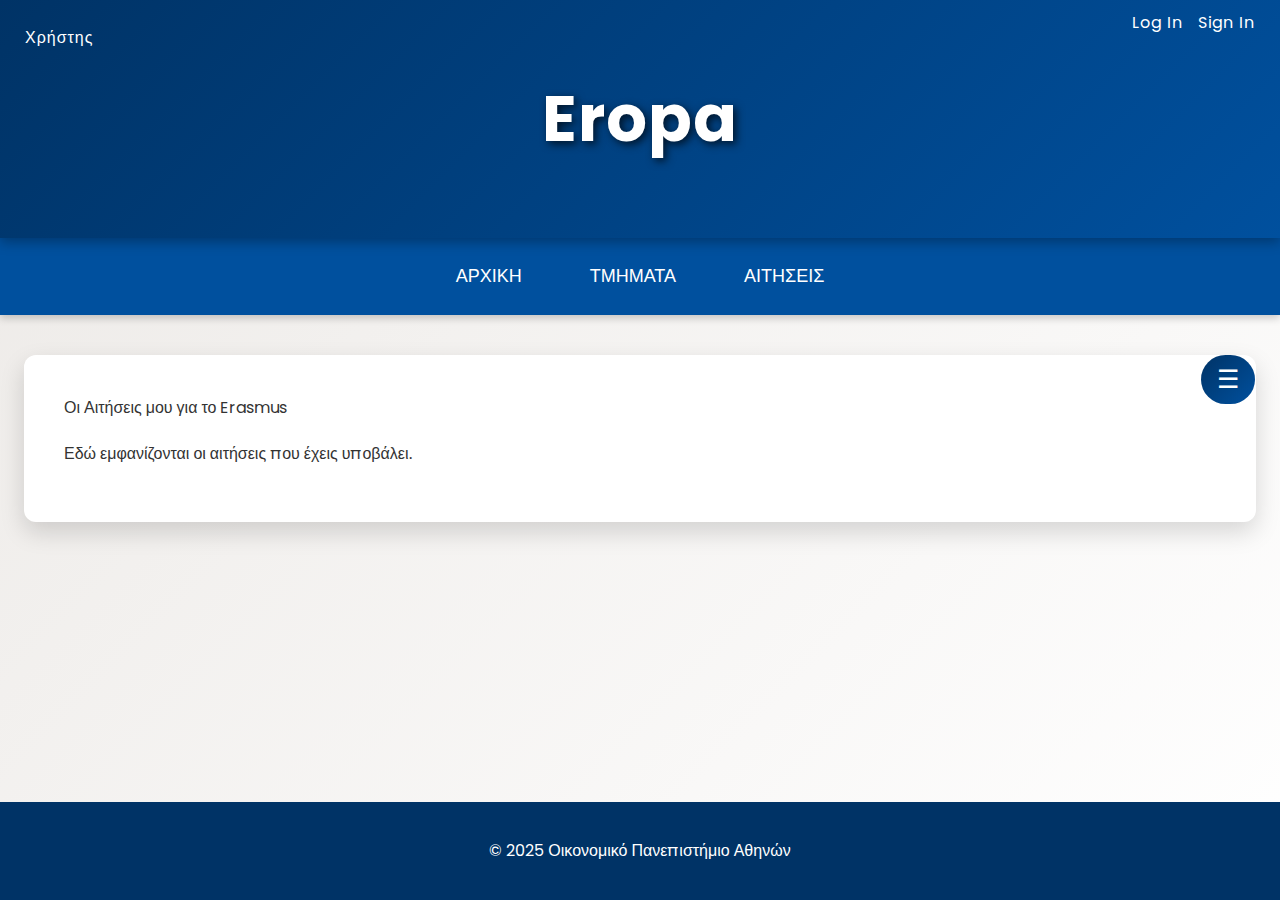
<file: src/main/resources/templates/applications.html>
<!DOCTYPE html>
<html lang="el"
      xmlns:th="http://www.thymeleaf.org"
      xmlns:sec="http://www.thymeleaf.org/extras/spring-security">
<head>
  <meta charset="UTF-8">
  <meta name="viewport" content="width=device-width, initial-scale=1.0">
  <!-- Meta tags για CSRF (θα αντικατασταθούν από το Thymeleaf) -->
  <meta name="_csrf" th:content="${_csrf.token}"/>
  <meta name="_csrf_header" th:content="${_csrf.headerName}"/>
  <title>ΟΠΑ - ERASMUS | Αιτήσεις</title>
  <!-- Google Fonts -->
  <link href="https://fonts.googleapis.com/css?family=Poppins:300,400,500,600&display=swap" rel="stylesheet">
  <!-- Εξωτερικό αρχείο CSS (styles.css πρέπει να βρίσκεται στο src/main/resources/static/css) -->
  <link rel="stylesheet" th:href="@{/css/styles.css}">
  <style>
    /* Επιπλέον styling για τον τίτλο */
    .header-title {
      font-size: 64px;
      font-weight: bold;
      color: #fff;
      text-shadow: 3px 3px 8px rgba(0, 0, 0, 0.7);
      animation: fadeInZoom 1.5s ease-out;
      transition: transform 0.3s ease;
    }
    .header-title:hover {
      transform: scale(1.05);
    }
    @keyframes fadeInZoom {
      0% { opacity: 0; transform: scale(0.8); }
      100% { opacity: 1; transform: scale(1); }
    }
    
    /* ========== Βασικό Styling ========== */
    body {
      font-family: 'Poppins', sans-serif;
      margin: 0;
      padding: 0;
      background: linear-gradient(135deg, #ece9e6, #ffffff);
      color: #333;
      display: flex;
      flex-direction: column;
      min-height: 100vh;
      line-height: 1.6;
      transition: background 0.5s ease;
    }
    header {
      background: linear-gradient(135deg, #003366, #00509e);
      color: #fff;
      padding: 25px 15px;
      text-align: center;
      font-size: 36px;
      box-shadow: 0 4px 12px rgba(0,0,0,0.3);
      letter-spacing: 1px;
      position: relative;
    }
    .auth-links {
      position: absolute;
      top: 10px;
      right: 15px;
      font-size: 16px;
    }
    .auth-links a {
      color: #fff;
      text-decoration: none;
      margin-right: 10px;
    }
    /* Εμφάνιση του username πάνω αριστερά */
    .profile-info {
      position: absolute;
      top: 25px;
      left: 25px;
      font-size: 16px;
    }
    .profile-info a {
      color: #fff;
      text-decoration: none;
    }
    nav {
      background-color: #00509e;
      display: flex;
      justify-content: center;
      align-items: center;
      padding: 12px;
      box-shadow: 0 3px 8px rgba(0,0,0,0.2);
    }
    .nav-item {
      color: #fff;
      text-decoration: none;
      padding: 12px 24px;
      margin: 0 10px;
      font-size: 18px;
      border-radius: 30px;
      transition: background-color 0.3s ease, transform 0.3s ease;
    }
    .nav-item:hover {
      background-color: #0073e6;
      transform: scale(1.05);
    }
    .dropdown {
      position: relative;
      display: inline-block;
    }
    .dropdown-content {
      display: none;
      position: absolute;
      background-color: #fff;
      min-width: 260px;
      box-shadow: 0 6px 12px rgba(0,0,0,0.2);
      z-index: 1;
      left: 0;
      top: 100%;
      border-radius: 6px;
      overflow: hidden;
      animation: fadeIn 0.3s ease;
    }
    .dropdown-content a {
      color: #003366;
      padding: 14px 20px;
      display: block;
      text-decoration: none;
      transition: background-color 0.3s ease;
    }
    .dropdown-content a:hover {
      background-color: #eaf2ff;
    }
    .dropdown:hover .dropdown-content {
      display: block;
    }
    .container {
      width: 90%;
      max-width: 1200px;
      margin: 40px auto;
      padding: 40px;
      background: #fff;
      border-radius: 12px;
      box-shadow: 0 10px 25px rgba(0,0,0,0.15);
      animation: fadeIn 0.5s ease;
    }
    /* Styling για το περιεχόμενο αιτήσεων */
    .applications-content {
      margin-top: 20px;
    }
    /* Styling για τα modals */
    #forumModalOverlay, #infoModalOverlay, #profileModalOverlay {
      position: fixed;
      top: 0;
      left: 0;
      width: 100%;
      height: 100%;
      background: rgba(0, 0, 0, 0.5);
      z-index: 999;
      display: none;
    }
    #forumModal, #infoModal, #profileModal {
      position: fixed;
      top: 50%;
      left: 50%;
      transform: translate(-50%, -50%);
      background: #fff;
      padding: 30px;
      border-radius: 12px;
      box-shadow: 0 10px 25px rgba(0,0,0,0.3);
      z-index: 1000;
      display: none;
      width: 90%;
      max-width: 600px;
    }
    /* Sidebar όπως στο index (ακριβώς ίδιο) */
    #mySidebar {
      height: 100%;
      width: 0;
      position: fixed;
      top: 0;
      right: 0;
      background-color: #f9f9f9;
      box-shadow: -3px 0 10px rgba(0,0,0,0.2);
      overflow-x: hidden;
      transition: 0.3s;
      padding-top: 60px;
      z-index: 999;
    }
    #mySidebar.open {
      width: 320px;
    }
    .closebtn {
      position: absolute;
      top: 20px;
      right: 25px;
      font-size: 36px;
      text-decoration: none;
      color: #333;
      cursor: pointer;
    }
    .openbtn {
      position: fixed;
      top: 355px;
      right: 25px;
      background: linear-gradient(135deg, #003366, #00509e);
      color: #fff;
      padding: 10px 16px;
      font-size: 25px;
      border: none;
      border-radius: 25px;
      cursor: pointer;
      z-index: 800;
    }
    .openbtn:hover {
      background-color: #0073e6;
    }
    /* Στυλ για το ημερολόγιο στο Sidebar */
    .calendar-container {
      text-align: center;
      padding: 20px;
    }
    .calendar-title {
      font-size: 24px;
      margin-bottom: 10px;
      color: #003366;
    }
    table.calendar {
      margin: 0 auto;
      border-collapse: collapse;
      width: 90%;
      max-width: 250px;
    }
    table.calendar th {
      background-color: #0073e6;
      color: #fff;
      padding: 5px;
      text-align: center;
    }
    table.calendar td {
      border: 1px solid #ddd;
      text-align: center;
      padding: 8px;
      cursor: pointer;
    }
    table.calendar td:hover {
      background-color: #f0f0f0;
    }
    /* Επιλογές στο Sidebar */
    .sidebar-buttons {
      padding: 20px;
      text-align: center;
    }
    .sidebar-buttons button {
      display: block;
      margin: 10px auto;
      width: 90%;
      padding: 10px;
      font-size: 16px;
      border: none;
      border-radius: 25px;
      background-color: #00509e;
      color: #fff;
      cursor: pointer;
      transition: background-color 0.3s ease, transform 0.3s ease;
    }
    .sidebar-buttons button:hover {
      background-color: #0073e6;
      transform: scale(1.02);
    }
    
    footer {
      text-align: center;
      padding: 20px 0;
      background: #003366;
      color: #fff;
      margin-top: auto;
      font-size: 16px;
    }
  </style>
</head>
<body onload="showApplications()">
  <header>
    <!-- Αν δεν είναι συνδεδεμένος ο χρήστης -->
    <div class="auth-links" sec:authorize="!isAuthenticated()">
      <a th:href="@{/login}">Log In</a>
      <a th:href="@{/register}">Sign In</a>
    </div>
    <!-- Εάν ο χρήστης είναι συνδεδεμένος, εμφανίζεται το displayName (πάνω αριστερά) -->
    <div class="profile-info" sec:authorize="isAuthenticated()">
      <a th:href="@{/profile}" style="color: #fff; text-decoration: none;">
        <span sec:authentication="principal.displayName">Χρήστης</span>
      </a>
    </div>
    <h1 class="header-title">Eropa</h1>
    <!-- Κουμπί toggle του Sidebar -->
    <button class="openbtn" onclick="toggleSidebar()">☰</button>
  </header>
  
  <nav>
    <a th:href="@{/}" class="nav-item" onclick="showHome()">ΑΡΧΙΚΗ</a>
    <div class="dropdown">
      <a href="#" class="nav-item">ΤΜΗΜΑΤΑ</a>
      <div class="dropdown-content">
        <a href="#" onclick="showDepartment('Οικονομικής Επιστήμης')">Οικονομικής Επιστήμης</a>
        <a href="#" onclick="showDepartment('Διεθνών και Ευρωπαϊκών Οικονομικών Σπουδών')">Διεθνών και Ευρωπαϊκών Οικονομικών Σπουδών</a>
        <a href="#" onclick="showDepartment('Διοικητικής Επιστήμης και Τεχνολογίας')">Διοικητικής Επιστήμης και Τεχνολογίας</a>
        <a href="#" onclick="showDepartment('Οργάνωσης και Διοίκησης Επιχειρήσεων')">Οργάνωσης και Διοίκησης Επιχειρήσεων</a>
        <a href="#" onclick="showDepartment('Μάρκετινγκ και Επικοινωνίας')">Μάρκετινγκ και Επικοινωνίας</a>
        <a href="#" onclick="showDepartment('Στατιστικής')">Στατιστικής</a>
        <a href="#" onclick="showDepartment('Πληροφορικής')">Πληροφορικής</a>
      </div>
    </div>
    <a href="#" class="nav-item" onclick="showApplications()">ΑΙΤΗΣΕΙΣ</a>
  </nav>
  
  <!-- Container για το περιεχόμενο της σελίδας αιτήσεων -->
  <div class="container" id="content">
    <!-- Μπορείς να εμφανίσεις εδώ το header για τις αιτήσεις ή άλλο περιεχόμενο -->
    <div class="university-name">Οι Αιτήσεις μου για το Erasmus</div>
    <div class="applications-content">
      <p>Εδώ εμφανίζονται οι αιτήσεις που έχεις υποβάλει.</p>
      <!-- Πρόσθεσε πίνακα, λίστα ή φόρμα ανάλογα με τις ανάγκες σου -->
    </div>
  </div>
  
  <!-- Sidebar όπως στο index -->
  <div id="mySidebar" class="sidebar">
    <span class="closebtn" onclick="toggleSidebar()">&times;</span>
    <div class="calendar-container">
      <div class="calendar-title">March 2025</div>
      <table class="calendar">
        <thead>
          <tr>
            <th>M</th>
            <th>T</th>
            <th>W</th>
            <th>T</th>
            <th>F</th>
            <th>S</th>
            <th>S</th>
          </tr>
        </thead>
        <tbody>
          <tr>
            <td>1</td><td>2</td><td>3</td><td>4</td><td>5</td><td>6</td><td>7</td>
          </tr>
          <tr>
            <td>8</td><td>9</td><td>10</td><td>11</td><td>12</td><td>13</td><td>14</td>
          </tr>
          <tr>
            <td>15</td><td>16</td><td>17</td><td>18</td><td>19</td><td>20</td><td>21</td>
          </tr>
          <tr>
            <td>22</td><td>23</td><td>24</td><td>25</td><td>26</td><td>27</td><td>28</td>
          </tr>
          <tr>
            <td>29</td><td>30</td><td>31</td><td></td><td></td><td></td><td></td>
          </tr>
        </tbody>
      </table>
    </div>
    <div class="sidebar-buttons" style="padding:20px; text-align:center;">
      <button onclick="openProfileModal()" style="display:block; margin:10px auto; width:90%;">Το προφίλ μου</button>
      <button onclick="redirectToDeclarations()" style="display:block; margin:10px auto; width:90%;">Οι δηλώσεις μου</button>
      <button onclick="redirectToSettings()" style="display:block; margin:10px auto; width:90%;">Ρυθμίσεις</button>
      <button onclick="signOut()" style="display:block; margin:10px auto; width:90%;">Sign out</button>
    </div>
  </div>
  
  <footer>
    <p>&copy; 2025 Οικονομικό Πανεπιστήμιο Αθηνών</p>
  </footer>
  
  <script>
    // Ανάκτηση CSRF τιμών
    const csrfToken = document.querySelector('meta[name="_csrf"]').getAttribute("content");
    const csrfHeader = document.querySelector('meta[name="_csrf_header"]').getAttribute("content");
    
    // Dummy συνάρτηση φόρτωσης της σελίδας αιτήσεων
    function showApplications() {
      console.log("Σελίδα αιτήσεων φορτώθηκε");
      // Μπορείς να προσθέσεις επιπλέον λογική για την φόρτωση δεδομένων, αν χρειάζεται.
    }
    
    // Συνάρτηση για toggle του Sidebar (όπως στο index)
    function toggleSidebar() {
      const sidebar = document.getElementById("mySidebar");
      if (sidebar.classList.contains("open")) {
        sidebar.classList.remove("open");
      } else {
        sidebar.classList.add("open");
      }
    }
    
    // Dummy συναρτήσεις για τις μεταβάσεις και τα modals
    function showHome() { window.location.href = "/"; }
    function showDepartment(dept) { window.location.href = "/departments?department=" + encodeURIComponent(dept); }
    function redirectToDeclarations() { window.location.href = "/declarations"; }
    function redirectToSettings() { window.location.href = "/settings"; }
    function signOut() { window.location.href = "/login"; }
    
    function openProfileModal() {
      document.getElementById("profileModal").style.display = "block";
      document.getElementById("profileModalOverlay").style.display = "block";
    }
    function closeProfileModal() {
      document.getElementById("profileModal").style.display = "none";
      document.getElementById("profileModalOverlay").style.display = "none";
    }
  </script>
</body>
</html>
</file>
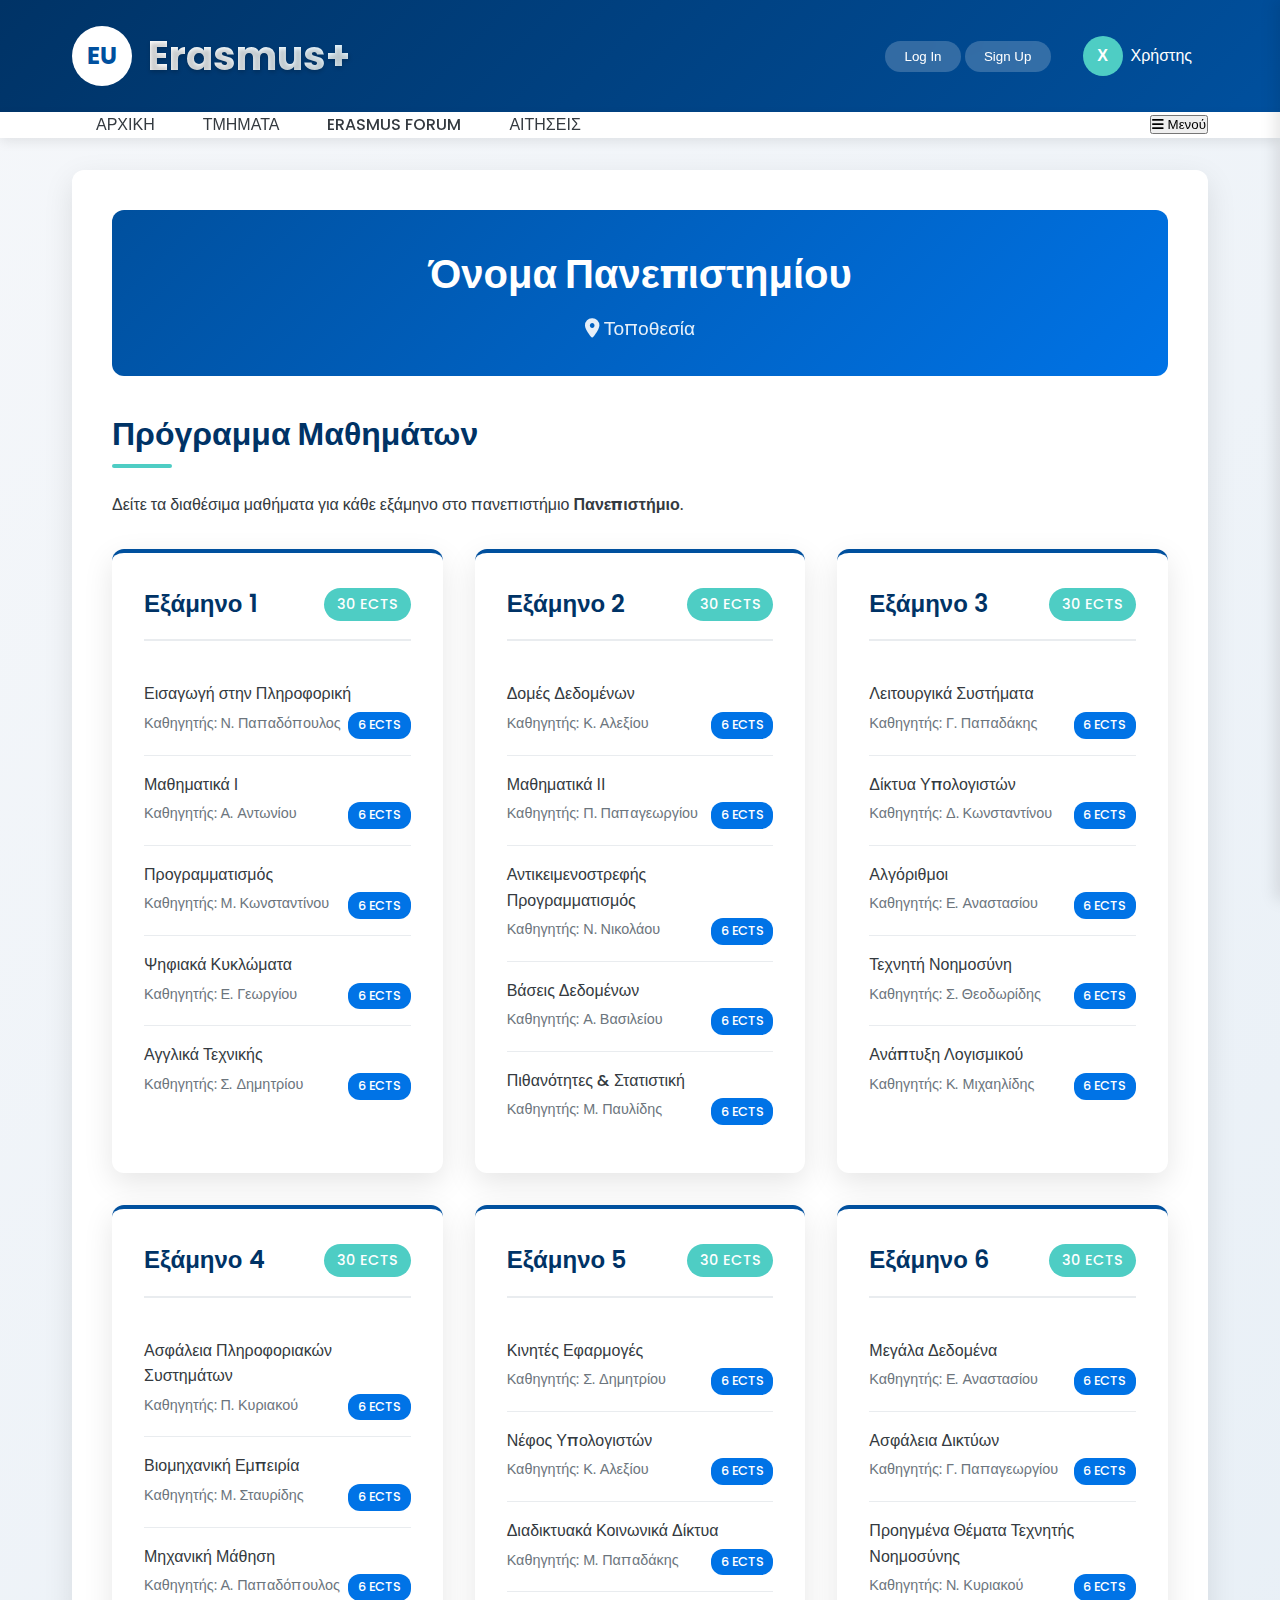
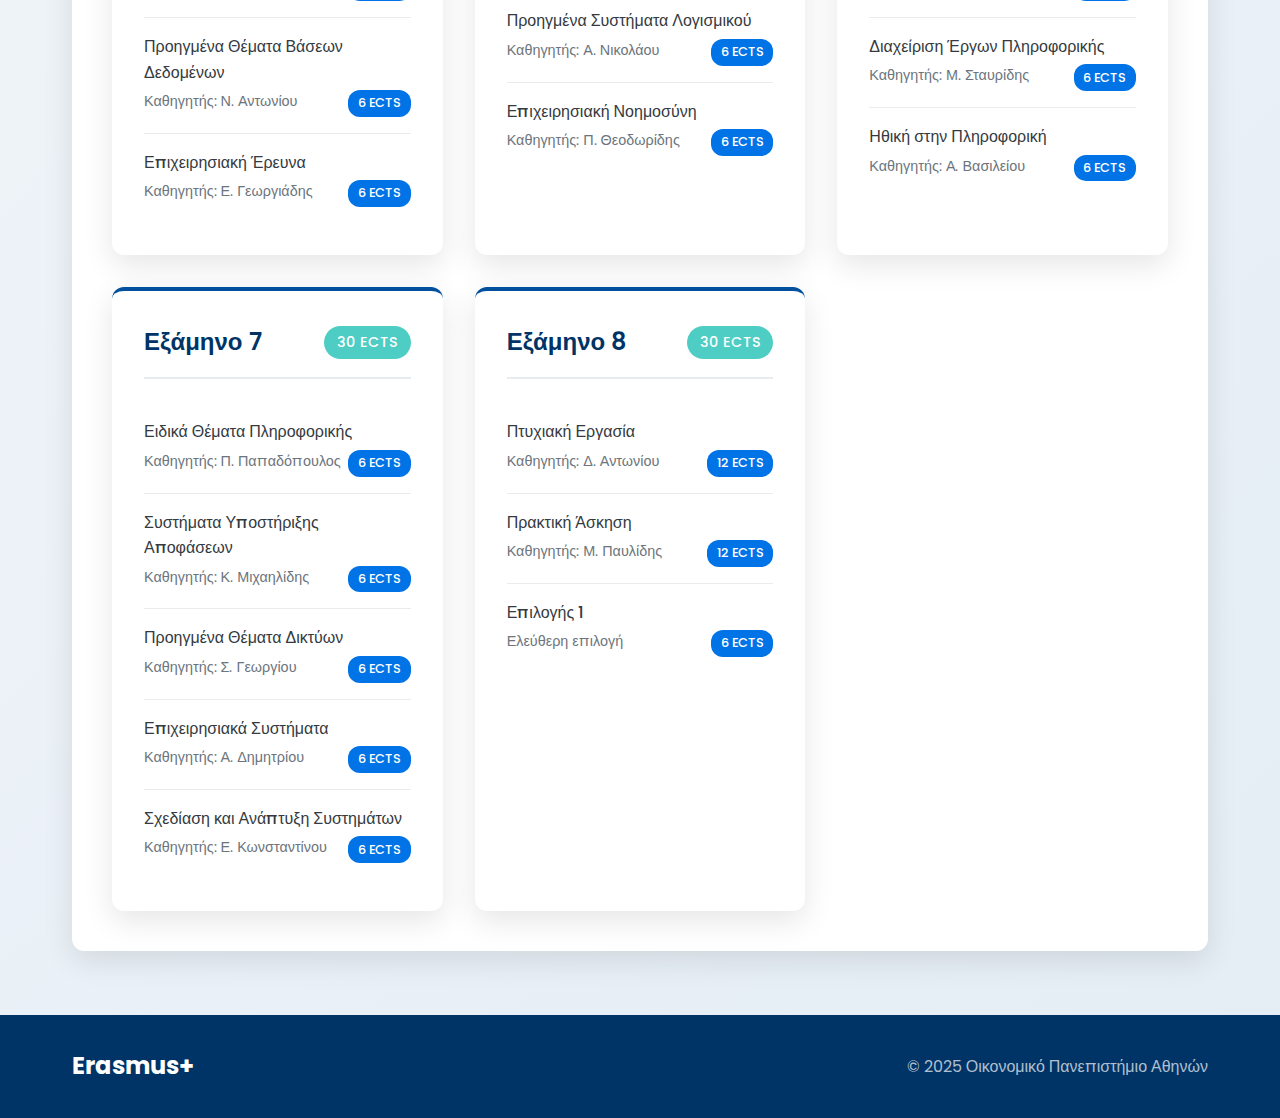
<file: src/main/resources/templates/courses.html>
<!DOCTYPE html>
<html lang="el" xmlns:th="http://www.thymeleaf.org" xmlns:sec="http://www.thymeleaf.org/extras/spring-security">
<head>
  <meta charset="UTF-8">
  <meta name="viewport" content="width=device-width, initial-scale=1.0">
  <!-- Meta tags για CSRF -->
  <meta name="_csrf" th:content="${_csrf.token}"/>
  <meta name="_csrf_header" th:content="${_csrf.headerName}"/>
  <title>ΟΠΑ - ERASMUS | Μαθήματα</title>
  <!-- Google Fonts -->
  <link href="https://fonts.googleapis.com/css2?family=Poppins:wght@300;400;500;600;700&display=swap" rel="stylesheet">
  <!-- Font Awesome -->
  <link rel="stylesheet" href="https://cdnjs.cloudflare.com/ajax/libs/font-awesome/6.4.0/css/all.min.css">
  <style>
    :root {
      --primary: #00509e;
      --primary-dark: #003366;
      --primary-light: #0073e6;
      --secondary: #ff6b6b;
      --accent: #4ecdc4;
      --light: #f8f9fa;
      --dark: #343a40;
      --gray: #6c757d;
      --light-gray: #e9ecef;
      --border-radius: 12px;
      --box-shadow: 0 10px 30px rgba(0, 0, 0, 0.1);
      --transition: all 0.3s ease;
    }

    * {
      margin: 0;
      padding: 0;
      box-sizing: border-box;
    }

    body {
      font-family: 'Poppins', sans-serif;
      background: linear-gradient(135deg, #f5f7fa 0%, #e4edf5 100%);
      color: var(--dark);
      line-height: 1.6;
      min-height: 100vh;
      display: flex;
      flex-direction: column;
    }

    /* Header Styles */
    header {
      background: linear-gradient(135deg, var(--primary-dark), var(--primary));
      color: white;
      padding: 1.5rem 0;
      box-shadow: 0 4px 12px rgba(0, 0, 0, 0.15);
      position: relative;
      overflow: hidden;
    }

    .header-container {
      max-width: 1200px;
      margin: 0 auto;
      padding: 0 2rem;
      display: flex;
      justify-content: space-between;
      align-items: center;
      position: relative;
    }

    .logo-container {
      display: flex;
      align-items: center;
      gap: 1rem;
    }

    .logo {
      width: 60px;
      height: 60px;
      background: white;
      border-radius: 50%;
      display: flex;
      align-items: center;
      justify-content: center;
      font-weight: bold;
      color: var(--primary);
      font-size: 1.5rem;
    }

    .header-title {
      font-size: 2.5rem;
      font-weight: 700;
      background: linear-gradient(to right, #fff, #e6f7ff);
      -webkit-background-clip: text;
      -webkit-text-fill-color: transparent;
      text-shadow: 0 2px 4px rgba(0, 0, 0, 0.2);
    }

    .auth-section {
      display: flex;
      gap: 1rem;
      align-items: center;
    }

    .auth-btn {
      background: rgba(255, 255, 255, 0.2);
      color: white;
      border: none;
      padding: 0.5rem 1.2rem;
      border-radius: 30px;
      font-weight: 500;
      cursor: pointer;
      transition: var(--transition);
      backdrop-filter: blur(10px);
    }

    .auth-btn:hover {
      background: rgba(255, 255, 255, 0.3);
      transform: translateY(-2px);
    }

    .user-profile {
      display: flex;
      align-items: center;
      gap: 0.5rem;
      color: white;
      cursor: pointer;
      padding: 0.5rem 1rem;
      border-radius: 30px;
      transition: var(--transition);
    }

    .user-profile:hover {
      background: rgba(255, 255, 255, 0.1);
    }

    .user-avatar {
      width: 40px;
      height: 40px;
      border-radius: 50%;
      background: var(--accent);
      display: flex;
      align-items: center;
      justify-content: center;
      font-weight: bold;
      color: white;
    }

    /* Navigation Styles */
    nav {
      background: white;
      box-shadow: 0 4px 12px rgba(0, 0, 0, 0.08);
      position: sticky;
      top: 0;
      z-index: 100;
    }

    .nav-container {
      max-width: 1200px;
      margin: 0 auto;
      padding: 0 2rem;
      display: flex;
      justify-content: space-between;
      align-items: center;
    }

    .nav-links {
      display: flex;
      list-style: none;
    }

    .nav-link {
      padding: 1.2rem 1.5rem;
      text-decoration: none;
      color: var(--dark);
      font-weight: 500;
      transition: var(--transition);
      position: relative;
    }

    .nav-link:hover {
      color: var(--primary);
    }

    .nav-link.active {
      color: var(--primary);
    }

    .nav-link.active::after {
      content: '';
      position: absolute;
      bottom: 0;
      left: 0;
      width: 100%;
      height: 3px;
      background: var(--primary);
      border-radius: 3px 3px 0 0;
    }

    .dropdown {
      position: relative;
    }

    .dropdown-content {
      position: absolute;
      top: 100%;
      left: 0;
      background: white;
      min-width: 250px;
      box-shadow: var(--box-shadow);
      border-radius: 0 0 var(--border-radius) var(--border-radius);
      opacity: 0;
      visibility: hidden;
      transform: translateY(10px);
      transition: var(--transition);
      z-index: 10;
    }

    .dropdown:hover .dropdown-content {
      opacity: 1;
      visibility: visible;
      transform: translateY(0);
    }

    .dropdown-item {
      display: block;
      padding: 1rem 1.5rem;
      text-decoration: none;
      color: var(--dark);
      transition: var(--transition);
      border-bottom: 1px solid var(--light-gray);
    }

    .dropdown-item:hover {
      background: var(--light);
      color: var(--primary);
    }

    .dropdown-item:last-child {
      border-bottom: none;
    }

    /* Main Content Styles */
    .main-container {
      flex: 1;
      max-width: 1200px;
      margin: 2rem auto;
      padding: 0 2rem;
      width: 100%;
    }

    .content-card {
      background: white;
      border-radius: var(--border-radius);
      box-shadow: var(--box-shadow);
      padding: 2.5rem;
      margin-bottom: 2rem;
      animation: fadeIn 0.5s ease;
    }

    @keyframes fadeIn {
      from { opacity: 0; transform: translateY(20px); }
      to { opacity: 1; transform: translateY(0); }
    }

    .section-title {
      font-size: 2rem;
      color: var(--primary-dark);
      margin-bottom: 1.5rem;
      position: relative;
      padding-bottom: 0.5rem;
    }

    .section-title::after {
      content: '';
      position: absolute;
      bottom: 0;
      left: 0;
      width: 60px;
      height: 4px;
      background: var(--accent);
      border-radius: 2px;
    }

    .university-header {
      text-align: center;
      margin-bottom: 2rem;
      padding: 2rem;
      background: linear-gradient(135deg, var(--primary) 0%, var(--primary-light) 100%);
      color: white;
      border-radius: var(--border-radius);
    }

    .university-name {
      font-size: 2.5rem;
      font-weight: 700;
      margin-bottom: 0.5rem;
    }

    .university-location {
      font-size: 1.2rem;
      opacity: 0.9;
    }

    /* Semesters Grid */
    .semesters-grid {
      display: grid;
      grid-template-columns: repeat(auto-fit, minmax(300px, 1fr));
      gap: 2rem;
      margin-top: 2rem;
    }

    .semester-card {
      background: white;
      border-radius: var(--border-radius);
      padding: 2rem;
      box-shadow: var(--box-shadow);
      transition: var(--transition);
      border-top: 4px solid var(--primary);
    }

    .semester-card:hover {
      transform: translateY(-10px);
      box-shadow: 0 15px 30px rgba(0, 0, 0, 0.1);
    }

    .semester-header {
      display: flex;
      justify-content: space-between;
      align-items: center;
      margin-bottom: 1.5rem;
      padding-bottom: 1rem;
      border-bottom: 2px solid var(--light-gray);
    }

    .semester-title {
      font-size: 1.5rem;
      color: var(--primary-dark);
      font-weight: 600;
    }

    .semester-badge {
      background: var(--accent);
      color: white;
      padding: 0.3rem 0.8rem;
      border-radius: 20px;
      font-size: 0.9rem;
      font-weight: 500;
    }

    .course-list {
      list-style: none;
    }

    .course-item {
      padding: 1rem 0;
      border-bottom: 1px solid var(--light-gray);
      transition: var(--transition);
    }

    .course-item:hover {
      background: var(--light);
      margin: 0 -1rem;
      padding: 1rem;
      border-radius: 8px;
    }

    .course-item:last-child {
      border-bottom: none;
    }

    .course-name {
      font-weight: 500;
      color: var(--dark);
      margin-bottom: 0.3rem;
    }

    .course-info {
      display: flex;
      justify-content: space-between;
      font-size: 0.9rem;
      color: var(--gray);
    }

    .course-ects {
      background: var(--primary-light);
      color: white;
      padding: 0.2rem 0.6rem;
      border-radius: 12px;
      font-size: 0.8rem;
      font-weight: 500;
    }

    /* Sidebar Styles */
    .sidebar {
      position: fixed;
      top: 0;
      right: -350px;
      width: 350px;
      height: 100%;
      background: white;
      box-shadow: -5px 0 15px rgba(0, 0, 0, 0.1);
      transition: var(--transition);
      z-index: 1000;
      overflow-y: auto;
    }

    .sidebar.active {
      right: 0;
    }

    .sidebar-header {
      padding: 1.5rem;
      background: var(--primary);
      color: white;
      display: flex;
      justify-content: space-between;
      align-items: center;
    }

    .sidebar-close {
      background: none;
      border: none;
      color: white;
      font-size: 1.5rem;
      cursor: pointer;
    }

    .sidebar-content {
      padding: 1.5rem;
    }

    .calendar-container {
      margin-bottom: 2rem;
    }

    .calendar-title {
      font-size: 1.2rem;
      margin-bottom: 1rem;
      color: var(--primary-dark);
      text-align: center;
    }

    .calendar {
      width: 100%;
      border-collapse: collapse;
    }

    .calendar th {
      background: var(--light);
      padding: 0.5rem;
      text-align: center;
      font-weight: 500;
    }

    .calendar td {
      padding: 0.5rem;
      text-align: center;
      border: 1px solid var(--light-gray);
      cursor: pointer;
    }

    .calendar td:hover {
      background: var(--light);
    }

    .sidebar-actions {
      display: flex;
      flex-direction: column;
      gap: 0.8rem;
    }

    .sidebar-action {
      display: flex;
      align-items: center;
      gap: 0.8rem;
      padding: 0.8rem 1rem;
      background: var(--light);
      border-radius: 8px;
      text-decoration: none;
      color: var(--dark);
      transition: var(--transition);
    }

    .sidebar-action:hover {
      background: var(--primary-light);
      color: white;
    }

    /* Footer Styles */
    footer {
      background: var(--primary-dark);
      color: white;
      padding: 2rem 0;
      margin-top: auto;
    }

    .footer-container {
      max-width: 1200px;
      margin: 0 auto;
      padding: 0 2rem;
      display: flex;
      justify-content: space-between;
      align-items: center;
    }

    .footer-logo {
      font-size: 1.5rem;
      font-weight: 700;
    }

    .footer-text {
      color: rgba(255, 255, 255, 0.7);
    }

    /* Responsive Styles */
    @media (max-width: 768px) {
      .header-container {
        flex-direction: column;
        gap: 1rem;
      }
      
      .nav-container {
        flex-direction: column;
        padding: 1rem;
      }
      
      .nav-links {
        flex-wrap: wrap;
        justify-content: center;
      }
      
      .semesters-grid {
        grid-template-columns: 1fr;
      }
      
      .sidebar {
        width: 100%;
        right: -100%;
      }
      
      .university-name {
        font-size: 2rem;
      }
    }
  </style>
</head>
<body>
  <!-- Header -->
  <header>
    <div class="header-container">
      <div class="logo-container">
        <div class="logo">EU</div>
        <h1 class="header-title">Erasmus+</h1>
      </div>
      <div class="auth-section">
        <!-- Αν δεν είναι συνδεδεμένος ο χρήστης -->
        <div sec:authorize="!isAuthenticated()">
          <button class="auth-btn" onclick="window.location.href='/login'">Log In</button>
          <button class="auth-btn" onclick="window.location.href='/register'">Sign Up</button>
        </div>
        <!-- Εάν είναι συνδεδεμένος ο χρήστης -->
        <div class="user-profile" sec:authorize="isAuthenticated()" onclick="openProfileModal()">
          <div class="user-avatar">
            <span sec:authentication="principal.username">Χ</span>
          </div>
          <span sec:authentication="principal.username">Χρήστης</span>
        </div>
      </div>
    </div>
  </header>

  <!-- Navigation -->
  <nav>
    <div class="nav-container">
      <ul class="nav-links">
        <li><a th:href="@{/}" class="nav-link">ΑΡΧΙΚΗ</a></li>
        <li class="dropdown">
          <a href="#" class="nav-link">ΤΜΗΜΑΤΑ</a>
          <div class="dropdown-content">
            <a th:href="@{/departments?department=Οικονομικής Επιστήμης}" class="dropdown-item">Οικονομικής Επιστήμης</a>
            <a th:href="@{/departments?department=Διεθνών και Ευρωπαϊκών Οικονομικών Σπουδών}" class="dropdown-item">Διεθνών και Ευρωπαϊκών Οικονομικών Σπουδών</a>
            <a th:href="@{/departments?department=Διοικητικής Επιστήμης και Τεχνολογίας}" class="dropdown-item">Διοικητικής Επιστήμης και Τεχνολογίας</a>
            <a th:href="@{/departments?department=Οργάνωσης και Διοίκησης Επιχειρήσεων}" class="dropdown-item">Οργάνωσης και Διοίκησης Επιχειρήσεων</a>
            <a th:href="@{/departments?department=Μάρκετινγκ και Επικοινωνίας}" class="dropdown-item">Μάρκετινγκ και Επικοινωνίας</a>
            <a th:href="@{/departments?department=Στατιστικής}" class="dropdown-item">Στατιστικής</a>
            <a th:href="@{/departments?department=Πληροφορικής}" class="dropdown-item">Πληροφορικής</a>
          </div>
        </li>
        <li><a th:href="@{/forum}" class="nav-link">ERASMUS FORUM</a></li>
        <li><a th:href="@{/applications}" class="nav-link">ΑΙΤΗΣΕΙΣ</a></li>
      </ul>
      <button class="btn" onclick="toggleSidebar()"><i class="fas fa-bars"></i> Μενού</button>
    </div>
  </nav>

  <!-- Main Content -->
  <main class="main-container">
    <div class="content-card">
      <!-- Header με πληροφορίες πανεπιστημίου -->
      <div class="university-header">
        <h1 class="university-name" th:text="${university}">Όνομα Πανεπιστημίου</h1>
        <div class="university-location">
          <i class="fas fa-map-marker-alt"></i>
          <span th:text="${universityLocation != null ? universityLocation : 'Ευρώπη'}">Τοποθεσία</span>
        </div>
      </div>

      <h2 class="section-title">Πρόγραμμα Μαθημάτων</h2>
      <p>Δείτε τα διαθέσιμα μαθήματα για κάθε εξάμηνο στο πανεπιστήμιο <strong th:text="${university}">Πανεπιστήμιο</strong>.</p>

      <!-- Grid με τα 8 εξάμηνα -->
      <div class="semesters-grid">
        <!-- Εξάμηνο 1 -->
        <div class="semester-card">
          <div class="semester-header">
            <h3 class="semester-title">Εξάμηνο 1</h3>
            <span class="semester-badge">30 ECTS</span>
          </div>
          <ul class="course-list">
            <li class="course-item">
              <div class="course-name">Εισαγωγή στην Πληροφορική</div>
              <div class="course-info">
                <span>Καθηγητής: Ν. Παπαδόπουλος</span>
                <span class="course-ects">6 ECTS</span>
              </div>
            </li>
            <li class="course-item">
              <div class="course-name">Μαθηματικά Ι</div>
              <div class="course-info">
                <span>Καθηγητής: Α. Αντωνίου</span>
                <span class="course-ects">6 ECTS</span>
              </div>
            </li>
            <li class="course-item">
              <div class="course-name">Προγραμματισμός</div>
              <div class="course-info">
                <span>Καθηγητής: Μ. Κωνσταντίνου</span>
                <span class="course-ects">6 ECTS</span>
              </div>
            </li>
            <li class="course-item">
              <div class="course-name">Ψηφιακά Κυκλώματα</div>
              <div class="course-info">
                <span>Καθηγητής: Ε. Γεωργίου</span>
                <span class="course-ects">6 ECTS</span>
              </div>
            </li>
            <li class="course-item">
              <div class="course-name">Αγγλικά Τεχνικής</div>
              <div class="course-info">
                <span>Καθηγητής: Σ. Δημητρίου</span>
                <span class="course-ects">6 ECTS</span>
              </div>
            </li>
          </ul>
        </div>

        <!-- Εξάμηνο 2 -->
        <div class="semester-card">
          <div class="semester-header">
            <h3 class="semester-title">Εξάμηνο 2</h3>
            <span class="semester-badge">30 ECTS</span>
          </div>
          <ul class="course-list">
            <li class="course-item">
              <div class="course-name">Δομές Δεδομένων</div>
              <div class="course-info">
                <span>Καθηγητής: Κ. Αλεξίου</span>
                <span class="course-ects">6 ECTS</span>
              </div>
            </li>
            <li class="course-item">
              <div class="course-name">Μαθηματικά ΙΙ</div>
              <div class="course-info">
                <span>Καθηγητής: Π. Παπαγεωργίου</span>
                <span class="course-ects">6 ECTS</span>
              </div>
            </li>
            <li class="course-item">
              <div class="course-name">Αντικειμενοστρεφής Προγραμματισμός</div>
              <div class="course-info">
                <span>Καθηγητής: Ν. Νικολάου</span>
                <span class="course-ects">6 ECTS</span>
              </div>
            </li>
            <li class="course-item">
              <div class="course-name">Βάσεις Δεδομένων</div>
              <div class="course-info">
                <span>Καθηγητής: Α. Βασιλείου</span>
                <span class="course-ects">6 ECTS</span>
              </div>
            </li>
            <li class="course-item">
              <div class="course-name">Πιθανότητες & Στατιστική</div>
              <div class="course-info">
                <span>Καθηγητής: Μ. Παυλίδης</span>
                <span class="course-ects">6 ECTS</span>
              </div>
            </li>
          </ul>
        </div>

        <!-- Εξάμηνο 3 -->
        <div class="semester-card">
          <div class="semester-header">
            <h3 class="semester-title">Εξάμηνο 3</h3>
            <span class="semester-badge">30 ECTS</span>
          </div>
          <ul class="course-list">
            <li class="course-item">
              <div class="course-name">Λειτουργικά Συστήματα</div>
              <div class="course-info">
                <span>Καθηγητής: Γ. Παπαδάκης</span>
                <span class="course-ects">6 ECTS</span>
              </div>
            </li>
            <li class="course-item">
              <div class="course-name">Δίκτυα Υπολογιστών</div>
              <div class="course-info">
                <span>Καθηγητής: Δ. Κωνσταντίνου</span>
                <span class="course-ects">6 ECTS</span>
              </div>
            </li>
            <li class="course-item">
              <div class="course-name">Αλγόριθμοι</div>
              <div class="course-info">
                <span>Καθηγητής: Ε. Αναστασίου</span>
                <span class="course-ects">6 ECTS</span>
              </div>
            </li>
            <li class="course-item">
              <div class="course-name">Τεχνητή Νοημοσύνη</div>
              <div class="course-info">
                <span>Καθηγητής: Σ. Θεοδωρίδης</span>
                <span class="course-ects">6 ECTS</span>
              </div>
            </li>
            <li class="course-item">
              <div class="course-name">Ανάπτυξη Λογισμικού</div>
              <div class="course-info">
                <span>Καθηγητής: Κ. Μιχαηλίδης</span>
                <span class="course-ects">6 ECTS</span>
              </div>
            </li>
          </ul>
        </div>

        <!-- Εξάμηνο 4 -->
        <div class="semester-card">
          <div class="semester-header">
            <h3 class="semester-title">Εξάμηνο 4</h3>
            <span class="semester-badge">30 ECTS</span>
          </div>
          <ul class="course-list">
            <li class="course-item">
              <div class="course-name">Ασφάλεια Πληροφοριακών Συστημάτων</div>
              <div class="course-info">
                <span>Καθηγητής: Π. Κυριακού</span>
                <span class="course-ects">6 ECTS</span>
              </div>
            </li>
            <li class="course-item">
              <div class="course-name">Βιομηχανική Εμπειρία</div>
              <div class="course-info">
                <span>Καθηγητής: Μ. Σταυρίδης</span>
                <span class="course-ects">6 ECTS</span>
              </div>
            </li>
            <li class="course-item">
              <div class="course-name">Μηχανική Μάθηση</div>
              <div class="course-info">
                <span>Καθηγητής: Α. Παπαδόπουλος</span>
                <span class="course-ects">6 ECTS</span>
              </div>
            </li>
            <li class="course-item">
              <div class="course-name">Προηγμένα Θέματα Βάσεων Δεδομένων</div>
              <div class="course-info">
                <span>Καθηγητής: Ν. Αντωνίου</span>
                <span class="course-ects">6 ECTS</span>
              </div>
            </li>
            <li class="course-item">
              <div class="course-name">Επιχειρησιακή Έρευνα</div>
              <div class="course-info">
                <span>Καθηγητής: Ε. Γεωργιάδης</span>
                <span class="course-ects">6 ECTS</span>
              </div>
            </li>
          </ul>
        </div>

        <!-- Εξάμηνο 5 -->
        <div class="semester-card">
          <div class="semester-header">
            <h3 class="semester-title">Εξάμηνο 5</h3>
            <span class="semester-badge">30 ECTS</span>
          </div>
          <ul class="course-list">
            <li class="course-item">
              <div class="course-name">Κινητές Εφαρμογές</div>
              <div class="course-info">
                <span>Καθηγητής: Σ. Δημητρίου</span>
                <span class="course-ects">6 ECTS</span>
              </div>
            </li>
            <li class="course-item">
              <div class="course-name">Νέφος Υπολογιστών</div>
              <div class="course-info">
                <span>Καθηγητής: Κ. Αλεξίου</span>
                <span class="course-ects">6 ECTS</span>
              </div>
            </li>
            <li class="course-item">
              <div class="course-name">Διαδικτυακά Κοινωνικά Δίκτυα</div>
              <div class="course-info">
                <span>Καθηγητής: Μ. Παπαδάκης</span>
                <span class="course-ects">6 ECTS</span>
              </div>
            </li>
            <li class="course-item">
              <div class="course-name">Προηγμένα Συστήματα Λογισμικού</div>
              <div class="course-info">
                <span>Καθηγητής: Α. Νικολάου</span>
                <span class="course-ects">6 ECTS</span>
              </div>
            </li>
            <li class="course-item">
              <div class="course-name">Επιχειρησιακή Νοημοσύνη</div>
              <div class="course-info">
                <span>Καθηγητής: Π. Θεοδωρίδης</span>
                <span class="course-ects">6 ECTS</span>
              </div>
            </li>
          </ul>
        </div>

        <!-- Εξάμηνο 6 -->
        <div class="semester-card">
          <div class="semester-header">
            <h3 class="semester-title">Εξάμηνο 6</h3>
            <span class="semester-badge">30 ECTS</span>
          </div>
          <ul class="course-list">
            <li class="course-item">
              <div class="course-name">Μεγάλα Δεδομένα</div>
              <div class="course-info">
                <span>Καθηγητής: Ε. Αναστασίου</span>
                <span class="course-ects">6 ECTS</span>
              </div>
            </li>
            <li class="course-item">
              <div class="course-name">Ασφάλεια Δικτύων</div>
              <div class="course-info">
                <span>Καθηγητής: Γ. Παπαγεωργίου</span>
                <span class="course-ects">6 ECTS</span>
              </div>
            </li>
            <li class="course-item">
              <div class="course-name">Προηγμένα Θέματα Τεχνητής Νοημοσύνης</div>
              <div class="course-info">
                <span>Καθηγητής: Ν. Κυριακού</span>
                <span class="course-ects">6 ECTS</span>
              </div>
            </li>
            <li class="course-item">
              <div class="course-name">Διαχείριση Έργων Πληροφορικής</div>
              <div class="course-info">
                <span>Καθηγητής: Μ. Σταυρίδης</span>
                <span class="course-ects">6 ECTS</span>
              </div>
            </li>
            <li class="course-item">
              <div class="course-name">Ηθική στην Πληροφορική</div>
              <div class="course-info">
                <span>Καθηγητής: Α. Βασιλείου</span>
                <span class="course-ects">6 ECTS</span>
              </div>
            </li>
          </ul>
        </div>

        <!-- Εξάμηνο 7 -->
        <div class="semester-card">
          <div class="semester-header">
            <h3 class="semester-title">Εξάμηνο 7</h3>
            <span class="semester-badge">30 ECTS</span>
          </div>
          <ul class="course-list">
            <li class="course-item">
              <div class="course-name">Ειδικά Θέματα Πληροφορικής</div>
              <div class="course-info">
                <span>Καθηγητής: Π. Παπαδόπουλος</span>
                <span class="course-ects">6 ECTS</span>
              </div>
            </li>
            <li class="course-item">
              <div class="course-name">Συστήματα Υποστήριξης Αποφάσεων</div>
              <div class="course-info">
                <span>Καθηγητής: Κ. Μιχαηλίδης</span>
                <span class="course-ects">6 ECTS</span>
              </div>
            </li>
            <li class="course-item">
              <div class="course-name">Προηγμένα Θέματα Δικτύων</div>
              <div class="course-info">
                <span>Καθηγητής: Σ. Γεωργίου</span>
                <span class="course-ects">6 ECTS</span>
              </div>
            </li>
            <li class="course-item">
              <div class="course-name">Επιχειρησιακά Συστήματα</div>
              <div class="course-info">
                <span>Καθηγητής: Α. Δημητρίου</span>
                <span class="course-ects">6 ECTS</span>
              </div>
            </li>
            <li class="course-item">
              <div class="course-name">Σχεδίαση και Ανάπτυξη Συστημάτων</div>
              <div class="course-info">
                <span>Καθηγητής: Ε. Κωνσταντίνου</span>
                <span class="course-ects">6 ECTS</span>
              </div>
            </li>
          </ul>
        </div>

        <!-- Εξάμηνο 8 -->
        <div class="semester-card">
          <div class="semester-header">
            <h3 class="semester-title">Εξάμηνο 8</h3>
            <span class="semester-badge">30 ECTS</span>
          </div>
          <ul class="course-list">
            <li class="course-item">
              <div class="course-name">Πτυχιακή Εργασία</div>
              <div class="course-info">
                <span>Καθηγητής: Δ. Αντωνίου</span>
                <span class="course-ects">12 ECTS</span>
              </div>
            </li>
            <li class="course-item">
              <div class="course-name">Πρακτική Άσκηση</div>
              <div class="course-info">
                <span>Καθηγητής: Μ. Παυλίδης</span>
                <span class="course-ects">12 ECTS</span>
              </div>
            </li>
            <li class="course-item">
              <div class="course-name">Επιλογής 1</div>
              <div class="course-info">
                <span>Ελεύθερη επιλογή</span>
                <span class="course-ects">6 ECTS</span>
              </div>
            </li>
          </ul>
        </div>
      </div>
    </div>
  </main>

  <!-- Sidebar -->
  <div class="sidebar" id="sidebar">
    <div class="sidebar-header">
      <h3>Μενού Χρήστη</h3>
      <button class="sidebar-close" onclick="toggleSidebar()">&times;</button>
    </div>
    <div class="sidebar-content">
      <div class="calendar-container">
        <h4 class="calendar-title">Μάρτιος 2025</h4>
        <table class="calendar">
          <thead>
            <tr>
              <th>Δ</th>
              <th>T</th>
              <th>T</th>
              <th>Π</th>
              <th>Π</th>
              <th>Σ</th>
              <th>Κ</th>
            </tr>
          </thead>
          <tbody>
            <tr>
              <td>1</td>
              <td>2</td>
              <td>3</td>
              <td>4</td>
              <td>5</td>
              <td>6</td>
              <td>7</td>
            </tr>
            <tr>
              <td>8</td>
              <td>9</td>
              <td>10</td>
              <td>11</td>
              <td>12</td>
              <td>13</td>
              <td>14</td>
            </tr>
            <tr>
              <td>15</td>
              <td>16</td>
              <td>17</td>
              <td>18</td>
              <td>19</td>
              <td>20</td>
              <td>21</td>
            </tr>
            <tr>
              <td>22</td>
              <td>23</td>
              <td>24</td>
              <td>25</td>
              <td>26</td>
              <td>27</td>
              <td>28</td>
            </tr>
            <tr>
              <td>29</td>
              <td>30</td>
              <td>31</td>
              <td></td>
              <td></td>
              <td></td>
              <td></td>
            </tr>
          </tbody>
        </table>
      </div>
      <div class="sidebar-actions">
        <a th:href="@{/profile}" class="sidebar-action">
          <i class="fas fa-user"></i> Το προφίλ μου
        </a>
        <a th:href="@{/declarations}" class="sidebar-action">
          <i class="fas fa-file-alt"></i> Οι δηλώσεις μου
        </a>
        <a th:href="@{/settings}" class="sidebar-action">
          <i class="fas fa-cog"></i> Ρυθμίσεις
        </a>
        <a th:href="@{/logout}" class="sidebar-action">
          <i class="fas fa-sign-out-alt"></i> Αποσύνδεση
        </a>
      </div>
    </div>
  </div>

  <!-- Footer -->
  <footer>
    <div class="footer-container">
      <div class="footer-logo">Erasmus+</div>
      <div class="footer-text">&copy; 2025 Οικονομικό Πανεπιστήμιο Αθηνών</div>
    </div>
  </footer>

  <script>
    // Συνάρτηση για το sidebar
    function toggleSidebar() {
      document.getElementById('sidebar').classList.toggle('active');
    }

    // Συνάρτηση για το φιλτράρισμα μαθημάτων (προαιρετικό)
    function filterCourses(semester) {
      const cards = document.querySelectorAll('.semester-card');
      cards.forEach(card => {
        if (semester === 'all' || card.querySelector('.semester-title').textContent.includes(semester)) {
          card.style.display = 'block';
        } else {
          card.style.display = 'none';
        }
      });
    }

    // Προσθήκη hover effects στα μαθήματα
    document.addEventListener('DOMContentLoaded', function() {
      const courseItems = document.querySelectorAll('.course-item');
      courseItems.forEach(item => {
        item.addEventListener('mouseenter', function() {
          this.style.transform = 'translateX(5px)';
        });
        item.addEventListener('mouseleave', function() {
          this.style.transform = 'translateX(0)';
        });
      });
    });
  </script>
</body>
</html>
</file>
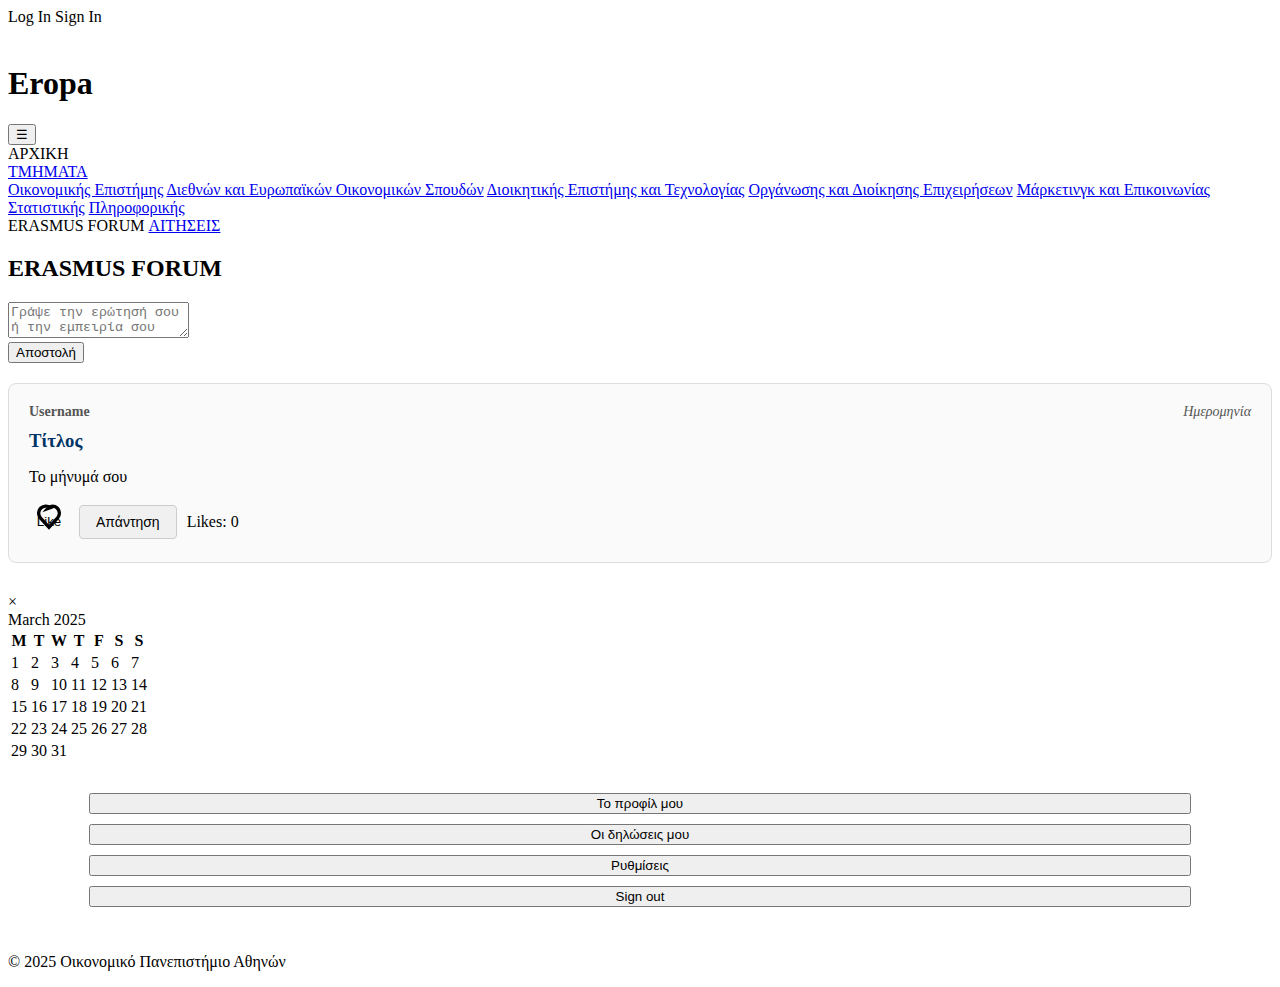
<file: src/main/resources/templates/forum.html>
<!DOCTYPE html>
<html lang="el"
      xmlns:th="http://www.thymeleaf.org"
      xmlns:sec="http://www.thymeleaf.org/extras/spring-security">
<head>
  <meta charset="UTF-8">
  <meta name="viewport" content="width=device-width, initial-scale=1.0">
  <!-- Meta tags για CSRF -->
  <meta name="_csrf" th:content="${_csrf.token}"/>
  <meta name="_csrf_header" th:content="${_csrf.headerName}"/>
  <title>ERASMUS FORUM</title>
  <!-- Google Fonts -->
  <link href="https://fonts.googleapis.com/css?family=Poppins:300,400,500,600&display=swap" rel="stylesheet">
  <!-- Εξωτερικό αρχείο CSS -->
  <link rel="stylesheet" th:href="@{/css/styles.css}">

  <style>
    /* Κρατήστε εδώ το υπάρχον CSS για header, nav, container και sidebar όπως στα άλλα templates */
    /* ... (π.χ. το ίδιο CSS από το index.html για header, nav, sidebar, footer, κλπ.) ... */

    /* --- Styling για το ERASMUS FORUM --- */
    .forum-container {
      margin-top: 20px;
    }
    .forum-post {
      margin-bottom: 30px;
      padding: 20px;
      border: 1px solid #ddd;
      border-radius: 8px;
      background: #fafafa;
    }
    .post-header {
      display: flex;
      justify-content: space-between;
      font-size: 14px;
      color: #555;
      margin-bottom: 10px;
    }
    .post-user {
      font-weight: bold;
    }
    .post-timestamp {
      font-style: italic;
    }
    .post-title h3 {
      margin: 0 0 10px 0;
      color: #003366;
    }
    .post-body {
      font-size: 16px;
      margin-bottom: 15px;
    }
    .post-footer {
      display: flex;
      align-items: center;
      gap: 10px;
    }
    .like-button {
      width: 40px;
      height: 40px;
      border: none;
      cursor: pointer;
      outline: none;
      /* SVG που δείχνει περίγραμμα καρδιάς (stroke=black) */
      background: url("[data-uri]") center center / contain no-repeat;
    }
    .like-button.liked {
      background: url("[data-uri]") center center / contain no-repeat;
    }
    .reply-button {
      padding: 8px 16px;
      background: #f0f0f0;
      border: 1px solid #ccc;
      border-radius: 4px;
      cursor: pointer;
      transition: background 0.3s ease;
      font-size: 14px;
    }
    .reply-button:hover {
      background: #e0e0e0;
    }
    /* Τα υπόλοιπα CSS (για modal, sidebar, footer κλπ.) παραμένουν αμετάβλητα */
  </style>
</head>
<body>
  <!-- Header (όπως στο index) -->
  <header>
    <div class="auth-links" sec:authorize="!isAuthenticated()">
      <a th:href="@{/login}">Log In</a>
      <a th:href="@{/register}">Sign In</a>
    </div>
    <div class="profile-info" sec:authorize="isAuthenticated()">
      <a th:href="@{/profile}" style="color: #fff; text-decoration: none;">
        <span sec:authentication="principal.displayName">Χρήστης</span>
      </a>
    </div>
    <h1 class="header-title">Eropa</h1>
    <button class="openbtn" onclick="toggleSidebar()">☰</button>
  </header>

  <!-- Navigation Menu (όπως στο index) -->
  <nav>
    <a th:href="@{/}" class="nav-item" onclick="showHome()">ΑΡΧΙΚΗ</a>
    <div class="dropdown">
      <a href="#" class="nav-item">ΤΜΗΜΑΤΑ</a>
      <div class="dropdown-content">
        <a href="#" onclick="showDepartment('Οικονομικής Επιστήμης')">Οικονομικής Επιστήμης</a>
        <a href="#" onclick="showDepartment('Διεθνών και Ευρωπαϊκών Οικονομικών Σπουδών')">Διεθνών και Ευρωπαϊκών Οικονομικών Σπουδών</a>
        <a href="#" onclick="showDepartment('Διοικητικής Επιστήμης και Τεχνολογίας')">Διοικητικής Επιστήμης και Τεχνολογίας</a>
        <a href="#" onclick="showDepartment('Οργάνωσης και Διοίκησης Επιχειρήσεων')">Οργάνωσης και Διοίκησης Επιχειρήσεων</a>
        <a href="#" onclick="showDepartment('Μάρκετινγκ και Επικοινωνίας')">Μάρκετινγκ και Επικοινωνίας</a>
        <a href="#" onclick="showDepartment('Στατιστικής')">Στατιστικής</a>
        <a href="#" onclick="showDepartment('Πληροφορικής')">Πληροφορικής</a>
      </div>
    </div>
    <!-- Το νέο κουμπί ERASMUS FORUM -->
    <a th:href="@{/forum}" class="nav-item">ERASMUS FORUM</a>
    <a href="#" class="nav-item" onclick="showApplication()">ΑΙΤΗΣΕΙΣ</a>
  </nav>

  <!-- Container για το περιεχόμενο του forum -->
  <div class="container" id="content">
    <h2>ERASMUS FORUM</h2>

    <!-- Φόρμα για υποβολή νέου post -->
    <div class="new-post">
      <form th:action="@{/forum}" method="post">
        <textarea name="message" placeholder="Γράψε την ερώτησή σου ή την εμπειρία σου εδώ..." required></textarea>
        <br>
        <button type="submit">Αποστολή</button>
      </form>
    </div>

    <!-- Εμφάνιση των posts με το νέο layout -->
    <div class="forum-container">
      <div th:each="post : ${posts}" class="forum-post">
        <div class="post-header">
          <span class="post-user" th:text="${post.username}">Username</span>
          <span class="post-timestamp" th:text="${#dates.format(post.timestamp, 'dd/MM/yyyy HH:mm')}">Ημερομηνία</span>
        </div>
        <div class="post-content">
          <div class="post-title" th:if="${post.title != null}">
            <h3 th:text="${post.title}">Τίτλος</h3>
          </div>
          <div class="post-body">
            <p th:text="${post.message != null ? post.message : post.experience}">Το μήνυμά σου</p>
          </div>
        </div>
        <div class="post-footer">
          <form th:action="@{/forum/like}" method="post">
            <input type="hidden" name="postId" th:value="${post.id}" />
            <button type="submit" class="like-button">Like</button>
          </form>
          <button type="button" class="reply-button"
                  onclick="toggleReplyForm(5)">
            Απάντηση
          </button>
          <span>Likes: <span th:text="${post.likeCount}">0</span></span>
        </div>
      </div>
    </div>
  </div>

  <!-- Sidebar (όπως στο index) -->
  <div id="mySidebar" class="sidebar">
    <span class="closebtn" onclick="toggleSidebar()">&times;</span>
    <div class="calendar-container">
      <div class="calendar-title">March 2025</div>
      <table class="calendar">
        <thead>
          <tr>
            <th>M</th>
            <th>T</th>
            <th>W</th>
            <th>T</th>
            <th>F</th>
            <th>S</th>
            <th>S</th>
          </tr>
        </thead>
        <tbody>
          <tr>
            <td>1</td><td>2</td><td>3</td><td>4</td><td>5</td><td>6</td><td>7</td>
          </tr>
          <tr>
            <td>8</td><td>9</td><td>10</td><td>11</td><td>12</td><td>13</td><td>14</td>
          </tr>
          <tr>
            <td>15</td><td>16</td><td>17</td><td>18</td><td>19</td><td>20</td><td>21</td>
          </tr>
          <tr>
            <td>22</td><td>23</td><td>24</td><td>25</td><td>26</td><td>27</td><td>28</td>
          </tr>
          <tr>
            <td>29</td><td>30</td><td>31</td><td></td><td></td><td></td><td></td>
          </tr>
        </tbody>
      </table>
    </div>
    <div class="sidebar-buttons" style="padding:20px; text-align:center;">
      <button onclick="openProfileModal()" style="display:block; margin:10px auto; width:90%;">Το προφίλ μου</button>
      <button onclick="redirectToDeclarations()" style="display:block; margin:10px auto; width:90%;">Οι δηλώσεις μου</button>
      <button onclick="redirectToSettings()" style="display:block; margin:10px auto; width:90%;">Ρυθμίσεις</button>
      <button onclick="signOut()" style="display:block; margin:10px auto; width:90%;">Sign out</button>
    </div>
  </div>

  <!-- Footer (όπως στο index) -->
  <footer>
    <p>&copy; 2025 Οικονομικό Πανεπιστήμιο Αθηνών</p>
  </footer>

  <script>
    // Ανάκτηση των τιμών CSRF
    const csrfToken = document.querySelector('meta[name="_csrf"]').getAttribute("content");
    const csrfHeader = document.querySelector('meta[name="_csrf_header"]').getAttribute("content");

    let universitiesByCountry = {};
    let forumUniversitiesByCountry = {};
    let currentDepartment = "";
    let selectedUniversity = "";

    async function fetchUniversities(department) {
      try {
        const url = '/api/universities?department=' + encodeURIComponent(department);
        const response = await fetch(url);
        universitiesByCountry = await response.json();
        const countrySelect = document.getElementById("countrySelect");
        if (countrySelect) {
          countrySelect.innerHTML = '<option value="">-- Επιλέξτε χώρα --</option>';
          Object.keys(universitiesByCountry).forEach(country => {
            const option = document.createElement("option");
            option.value = country;
            option.textContent = country;
            countrySelect.appendChild(option);
          });
        }
      } catch (error) {
        console.error("Σφάλμα φόρτωσης δεδομένων:", error);
      }
    }

    async function fetchForumUniversities(department) {
      try {
        const url = '/api/universities?department=' + encodeURIComponent(department);
        const response = await fetch(url);
        forumUniversitiesByCountry = await response.json();
        const forumCountrySelect = document.getElementById("forumCountry");
        if (forumCountrySelect) {
          forumCountrySelect.innerHTML = '<option value="">-- Επιλέξτε Χώρα --</option>';
          Object.keys(forumUniversitiesByCountry).forEach(country => {
            const option = document.createElement("option");
            option.value = country;
            option.textContent = country;
            forumCountrySelect.appendChild(option);
          });
        }
      } catch (error) {
        console.error("Σφάλμα φόρτωσης δεδομένων για το forum:", error);
      }
    }

    function populateForumUniversities(country) {
      const forumUniversitySelect = document.getElementById("forumUniversity");
      forumUniversitySelect.innerHTML = '<option value="">-- Επιλέξτε Πανεπιστήμιο --</option>';
      if (forumUniversitiesByCountry[country]) {
        forumUniversitiesByCountry[country].forEach(university => {
          const option = document.createElement("option");
          option.value = university;
          option.textContent = university;
          forumUniversitySelect.appendChild(option);
        });
      }
    }

    function showHome() {
      window.location.href = "/";
    }

    async function showDepartment(name) {
      currentDepartment = name;
      window.location.href = "/departments?department=" + encodeURIComponent(name);
    }

    function showApplication() {
      window.location.href = "/applications";
    }

    function redirectToDeclarations() {
      window.location.href = "/declarations";
    }
    function redirectToSettings() {
      window.location.href = "/settings";
    }
    function signOut() {
      window.location.href = "/login";
    }

    function toggleSidebar() {
      const sidebar = document.getElementById("mySidebar");
      if (sidebar.classList.contains("open")) {
        sidebar.classList.remove("open");
      } else {
        sidebar.classList.add("open");
      }
    }

    function openProfileModal() {
      document.getElementById("profileModal").style.display = "block";
      document.getElementById("profileModalOverlay").style.display = "block";
    }
    function closeProfileModal() {
      document.getElementById("profileModal").style.display = "none";
      document.getElementById("profileModalOverlay").style.display = "none";
    }

    function openCoursesPage() {
      window.location.href = "/courses?university=" + encodeURIComponent(selectedUniversity);
    }

    async function loadHomeComments() {
      try {
        const response = await fetch('/api/forumPosts');
        const posts = await response.json();
        let html = '<table class="comment-table" id="homeCommentTable">';
        html += '<thead><tr><th>Σχόλιο</th></tr></thead><tbody>';
        if (posts.length === 0) {
          html += '<tr><td>Δεν υπάρχουν σχόλια ακόμη.</td></tr>';
        } else {
          posts.forEach(post => {
            html += `<tr><td><strong>${post.username}</strong> - ${new Date(post.timestamp).toLocaleString()}<br>${post.experience}</td></tr>`;
          });
        }
        html += '</tbody></table>';
        document.getElementById("studentComments").innerHTML = html;
      } catch (error) {
        console.error("Σφάλμα φόρτωσης σχολίων:", error);
        document.getElementById("studentComments").innerHTML = '<p>Σφάλμα φόρτωσης σχολίων.</p>';
      }
    }

    async function submitForumPost() {
      // Αν χρησιμοποιείς τη φόρμα του Thymeleaf, αυτή η λειτουργία μπορεί να μην χρειάζεται εδώ.
      // Εδώ μπορείς να προσθέσεις JavaScript για AJAX υποβολή, εάν επιθυμείς.
    }

    async function loadForumPosts() {
      try {
        const response = await fetch('/api/forumPosts');
        if (!response.ok) throw new Error('Network response was not ok');
        const posts = await response.json();
        let html = '';
        if (posts.length === 0) {
          html = '<p>Δεν υπάρχουν ερωτήσεις ακόμα.</p>';
        } else {
          posts.forEach(post => {
            html += `
            <div class="forum-post" id="post-${post.id}">
              <div class="post-header">
                <span class="post-user" th:text="${post.username}">${post.username}</span>
                <span class="post-timestamp" th:text="${dates.format(post.timestamp, 'dd/MM/yyyy HH:mm')}">${new Date(post.timestamp).toLocaleString()}</span>
              </div>
              <div class="post-content">
                ${ post.title ? `<div class="post-title"><h3 th:text="${post.title}">${post.title}</h3></div>` : "" }
                <div class="post-body"><p th:text="${post.message != null ? post.message : post.experience}">${post.message || post.experience}</p></div>
              </div>
              <div class="post-footer">
                <form th:action="@{/forum/like}" method="post">
                  <input type="hidden" name="postId" th:value="${post.id}" />
                  <button type="submit" class="like-button">Like</button>
                </form>
                <button type="button" class="reply-button" onclick="toggleReplyForm([[${post.id}]])">Απάντηση</button>
                <span>Likes: <span th:text="${post.likeCount}">${post.likeCount}</span></span>
              </div>
            </div>`;
          });
        }
        document.getElementById("forumContainer").innerHTML = html;
      } catch (error) {
        console.error("Σφάλμα φόρτωσης forum posts:", error);
        document.getElementById("forumContainer").innerHTML = "<p>Σφάλμα φόρτωσης forum posts.</p>";
      }
    }

    function toggleReplyForm(postId) {
      const form = document.getElementById("reply-form-" + postId);
      form.style.display = (form.style.display === "none" || form.style.display === "") ? "block" : "none";
    }

    async function submitForumReply(postId) {
      const replyText = document.getElementById("reply-text-" + postId).value;
      const formData = new FormData();
      formData.append("postId", postId);
      formData.append("reply", replyText);
      formData.append("_csrf", csrfToken);
      try {
        const response = await fetch("/forum/reply/add", {
          method: "POST",
          body: formData
        });
        if (response.ok) {
          alert("Η απάντησή σας καταχωρήθηκε επιτυχώς.");
          loadForumPosts();
        } else {
          alert("Παρουσιάστηκε σφάλμα κατά την καταχώρηση της απάντησης.");
        }
      } catch (error) {
        console.error("Σφάλμα κατά την υποβολή της απάντησης:", error);
      }
    }

    // Οι λειτουργίες like/unlike θα βασίζονται στα υπάρχοντα endpoints.
    // Εάν επιθυμείς δυναμική ενημέρωση μέσω JavaScript, θα πρέπει να υλοποιήσεις AJAX για τα like/unlike.
  </script>
</body>
</html>
</file>
